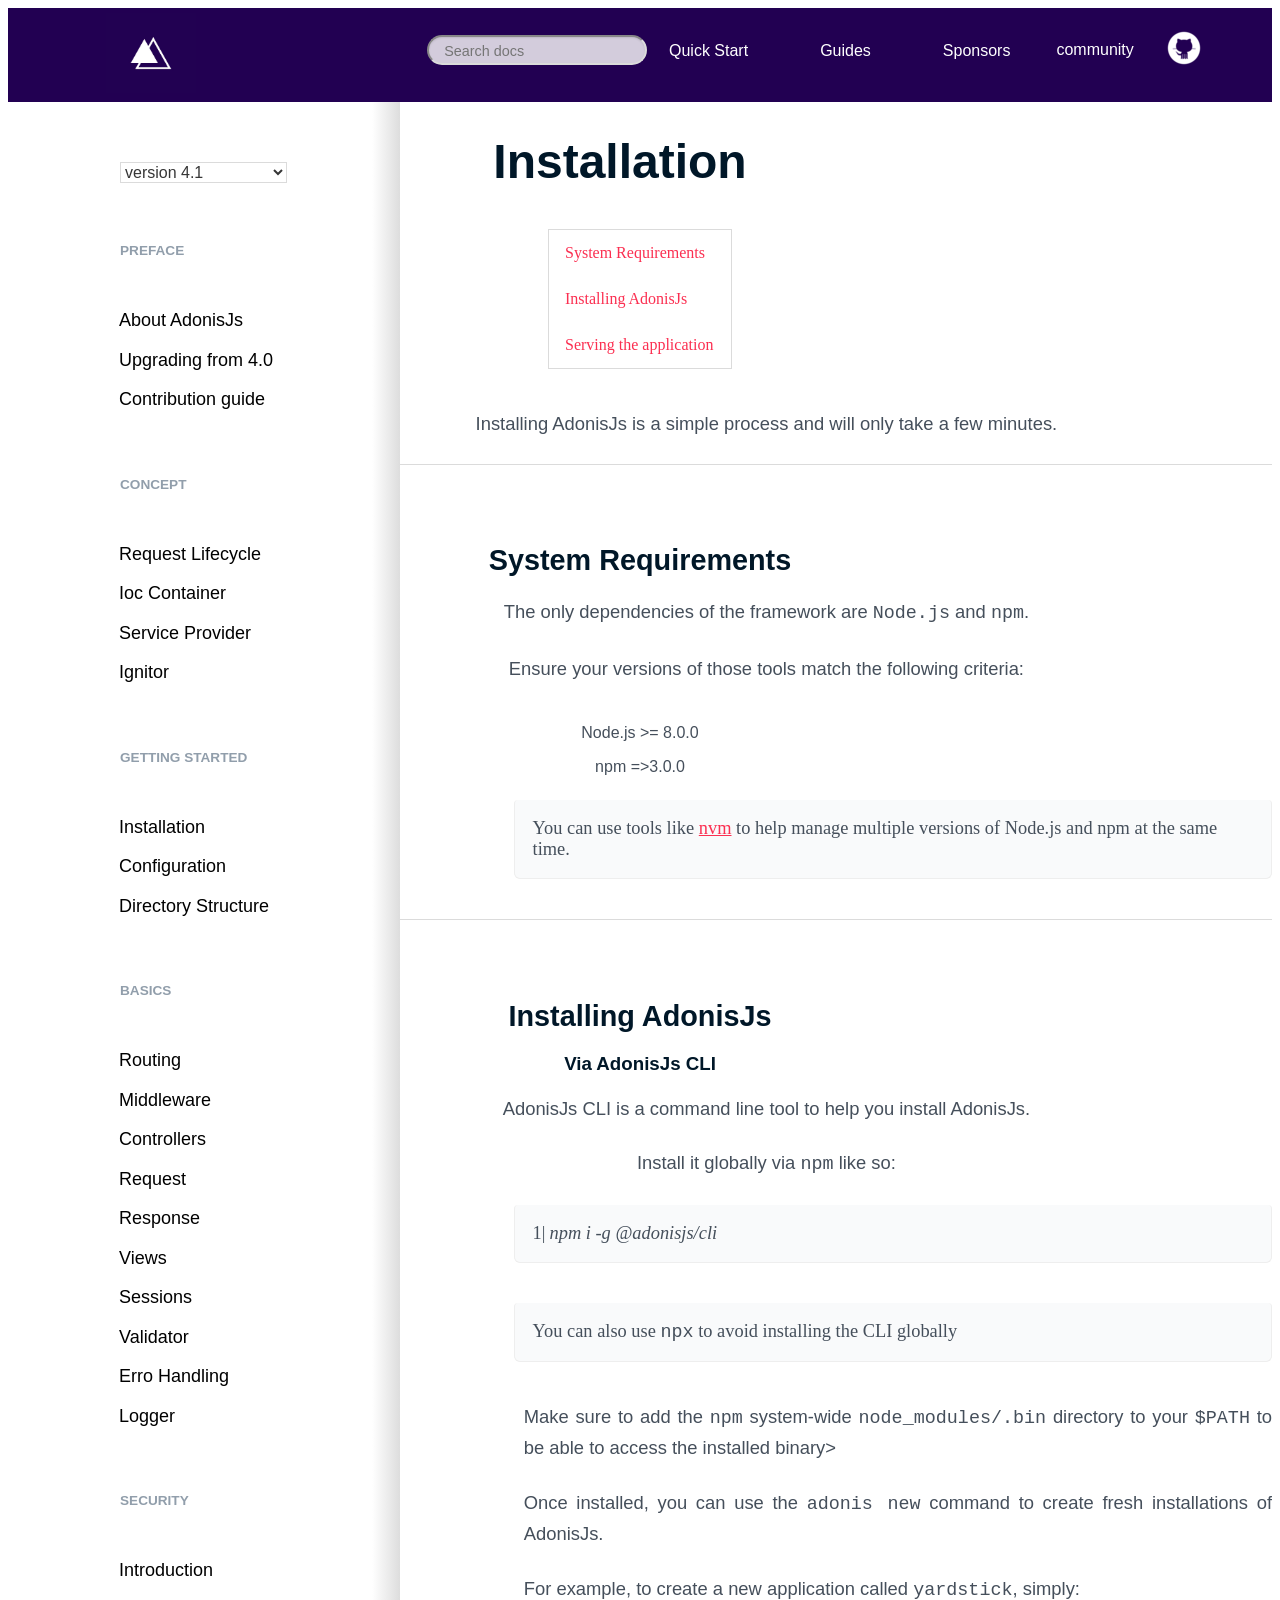
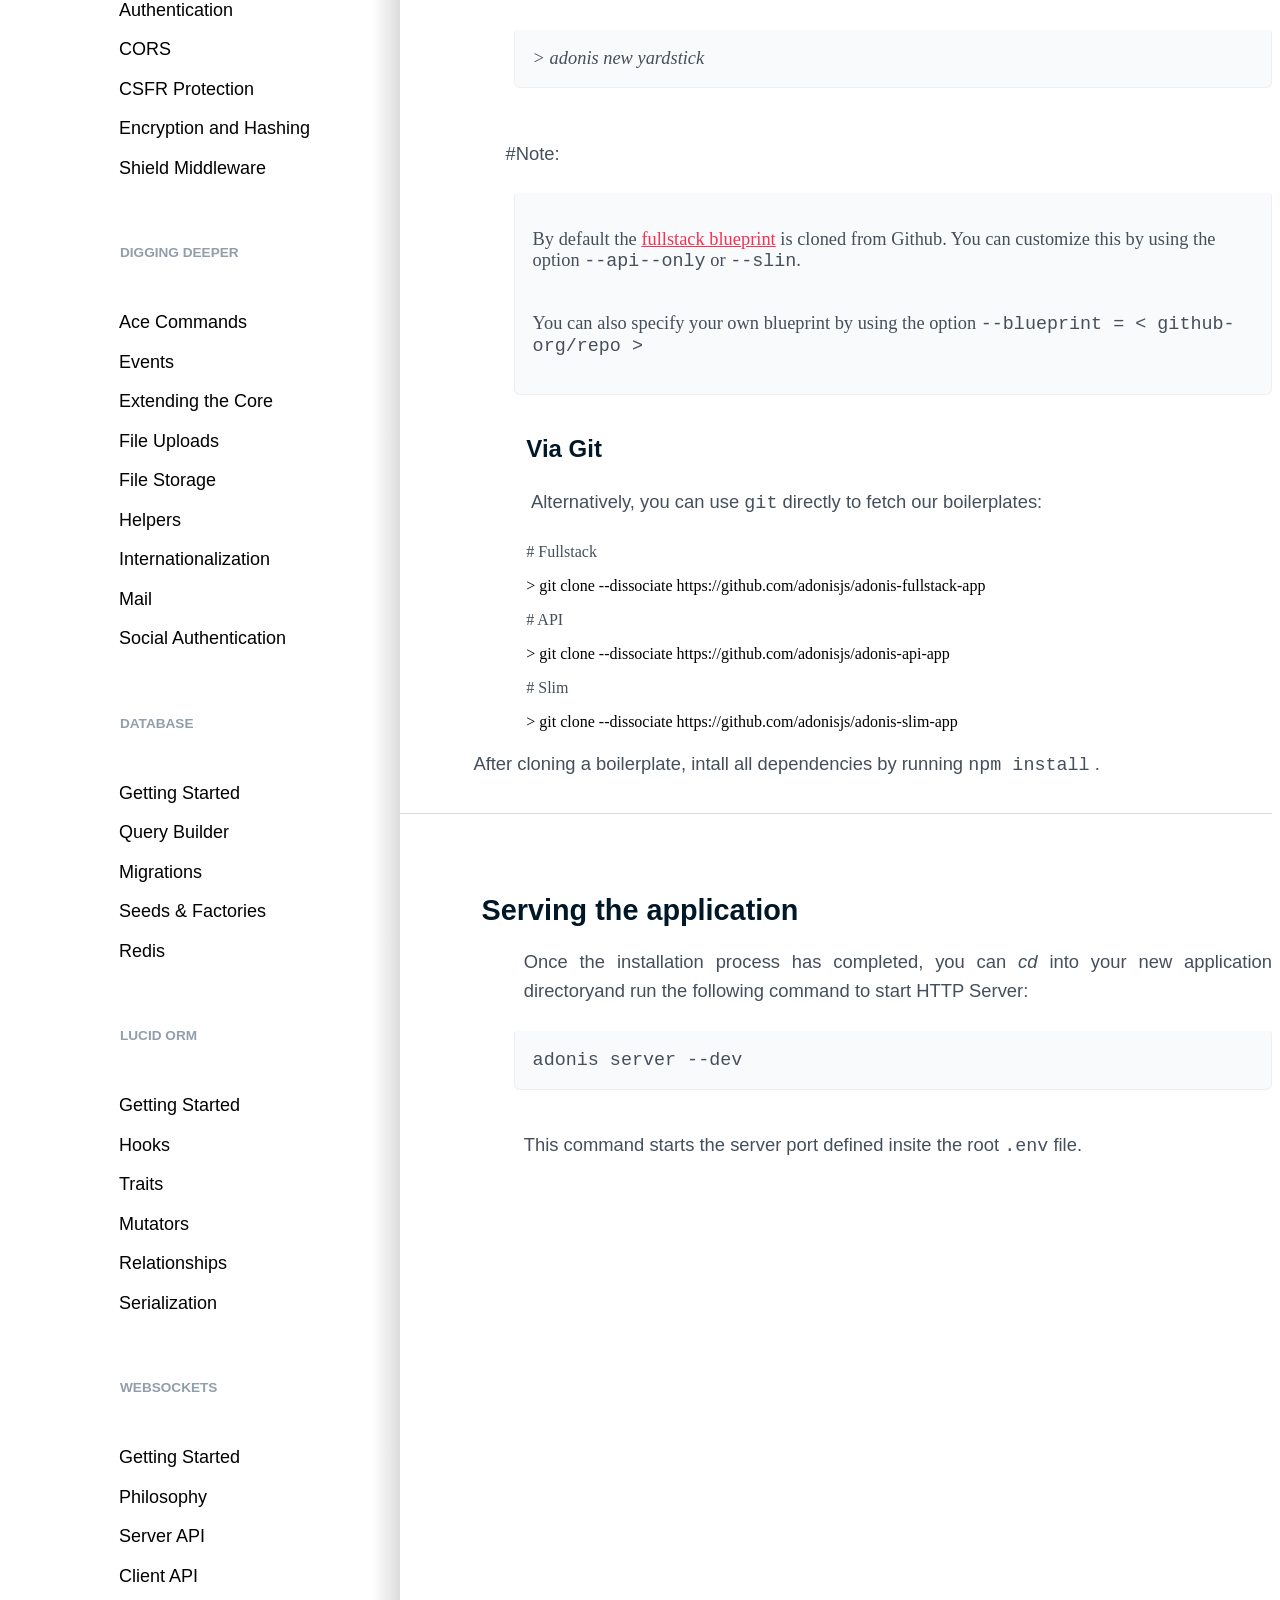
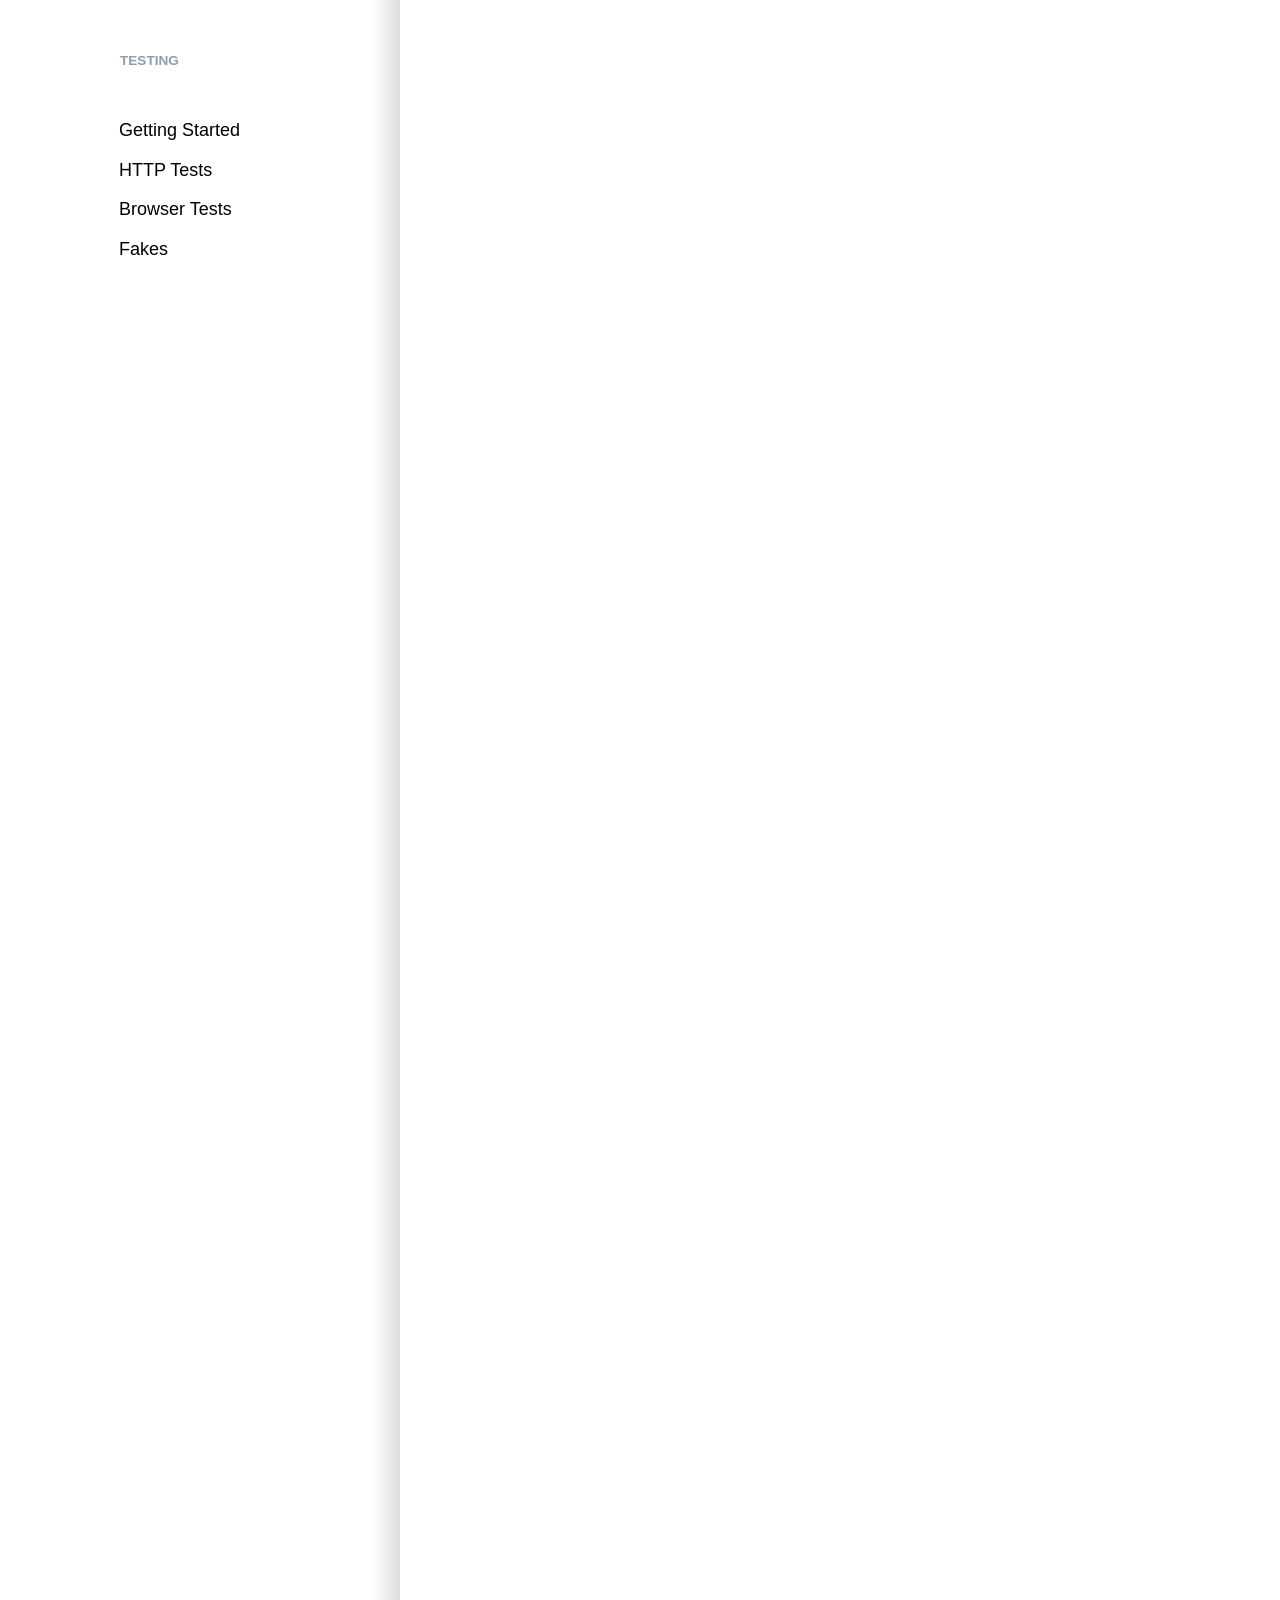
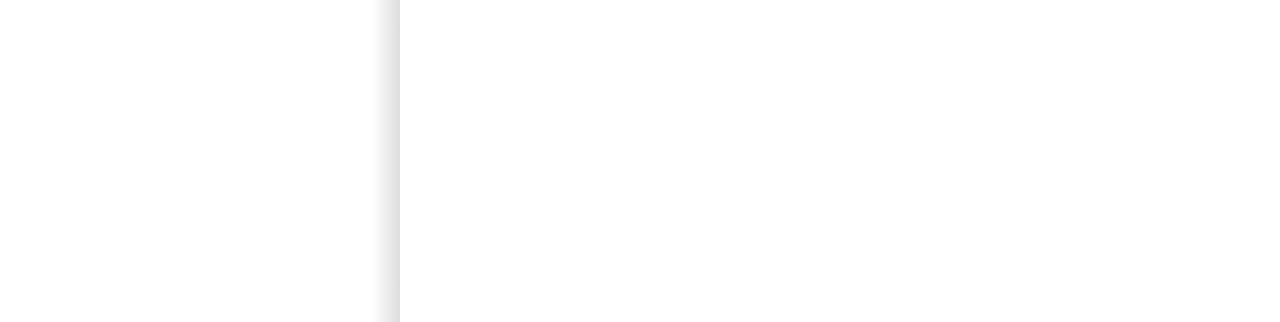
<file: index.html>
<!DOCTYPE html>
<html>
  <head>
    <title>Instalation</title>
    <meta charset="utf-8" />
    <link rel="icon" href="adonisPagina.png" />
    <link rel="stylesheet" href="adonis.css" />
  </head>
  <body>
    <div style="overflow: auto; min-height: 100vh">
    <div class="navbar" class="countainer">
      <ul class = "floatLeft">
        <li><img src="adonis.jpg" class="adonisImg" /></li>

        <li><input class="text" type="text" placeholder="Search docs" /></li>

        <li><a class="menu" href="#quick start">Quick Start</a></li>
        <li><a class="menu" href="#guides">Guides</a></li>
        <li><a class="menu" href="#sponsor">Sponsors</a></li>
        <li>
          <div>
            <div class="dropdown">
              <button class="dropbtn">
                community
                <i class="fa fa-caret-down"></i>
              </button>
              <div class="dropdown-content">
                <a href="#">Official Packages</a>
                <a href="#">Screecasts</a>
                <a href="#">Twitter</a>
                <a href="#">Github</a>
                <a href="#">Forum</a>
                <a href="#">Blog</a>
                <a href="#">Discord</a>
                <a href="#">Donate</a>
              </div>
            </div>
          </div>
        </li>
        <li><img class="github" src="github.png" /></li>
      </ul>
    </div>
    <main>
      <!-- conteudo da parte de cima e lateral da pagina -->
      <div class="title-wrapper">

        <div class="sidenav" class="countainer" style="min-height:100%; height: 5000px; position: absolute" >
              <select class="select">
                <option value="version4.1">version 4.1</option>
                <option value="version4.0">version 4.0</option>
                <option value="version3.2">version 3.2( legacy )</option>
              </select>
              <aside class = "menu">
              <p class= "menuLabel">Preface</p>
                <ul class = "menuInterno">
                  <li class="menuLi"><a href="#">About AdonisJs </a></li>
                  <li class="menuLi"><a href="#">Upgrading from 4.0</a></li>
                  <li class="menuLi"><a href="#">Contribution guide</a></li>
                </ul>
              </aside>
              <aside class = "menu">
              <p class= "menuLabel">Concept</p>
                <ul class = "menuInterno">
                  <li class="menuLi"><a href="#">Request Lifecycle </a></li>
                  <li class="menuLi"><a href="#">Ioc Container</a></li>
                  <li class="menuLi"><a href="#">Service Provider</a></li>
                  <li class="menuLi"><a href="#">Ignitor</a></li>
                </ul>
              </aside>
              <aside class = "menu">
              <p class= "menuLabel">Getting Started</p>
                <ul class = "menuInterno">
                  <li class="menuLi"><a href="#">Installation </a></li>
                  <li class="menuLi"><a href="#">Configuration</a></li>
                  <li class="menuLi"><a href="#">Directory Structure</a></li>
                </ul>
              </aside>
              <aside class = "menu">
              <p class= "menuLabel">Basics</p>
                <ul class = "menuInterno">
                  <li class="menuLi"><a href="#">Routing </a></li>
                  <li class="menuLi"><a href="#">Middleware</a></li>
                  <li class="menuLi"><a href="#">Controllers</a></li>
                  <li class="menuLi"><a href="#">Request</a></li>
                  <li class="menuLi"><a href="#">Response</a></li>
                  <li class="menuLi"><a href="#">Views</a></li>
                  <li class="menuLi"><a href="#">Sessions</a></li>
                  <li class="menuLi"><a href="#">Validator</a></li>
                  <li class="menuLi"><a href="#">Erro Handling</a></li>
                  <li class="menuLi"><a href="#">Logger</a></li>
                </ul>
              </aside>
              <aside class = "menu">
              <p class= "menuLabel">Security</p>
                <ul class = "menuInterno">
                  <li class="menuLi"><a href="#">Introduction </a></li>
                  <li class="menuLi"><a href="#">Authentication</a></li>
                  <li class="menuLi"><a href="#">CORS</a></li>
                  <li class="menuLi"><a href="#">CSFR Protection</a></li>
                  <li class="menuLi"><a href="#">Encryption and Hashing</a></li>
                  <li class="menuLi"><a href="#">Shield Middleware</a></li>
                </ul>
              </aside>
              <aside class = "menu">
              <p class= "menuLabel">Digging deeper</p>
                <ul class = "menuInterno">
                  <li class="menuLi"><a href="#">Ace Commands</a></li>
                  <li class="menuLi"><a href="#">Events</a></li>
                  <li class="menuLi"><a href="#"> Extending the Core</a></li>
                  <li class="menuLi"><a href="#">File Uploads</a></li>
                  <li class="menuLi"><a href="#">File Storage</a></li>
                  <li class="menuLi"><a href="#">Helpers</a></li>
                  <li class="menuLi"><a href="#">Internationalization</a></li>
                  <li class="menuLi"><a href="#">Mail</a></li>
                  <li class="menuLi"><a href="#">Social Authentication</a></li>
                </ul>
              </aside>
              <aside class = "menu">
              <p class= "menuLabel">DataBase</p>
                <ul class = "menuInterno">
                  <li class="menuLi"><a href="#">Getting Started</a></li>
                  <li class="menuLi"><a href="#">Query Builder</a></li>
                  <li class="menuLi"><a href="#">Migrations</a></li>
                  <li class="menuLi"><a href="#">Seeds & Factories</a></li>
                  <li class="menuLi"><a href="#">Redis</a></li>
                </ul>
              </aside>
              <aside class = "menu">
              <p class= "menuLabel">Lucid Orm</p>
                <ul class = "menuInterno">
                  <li class="menuLi"><a href="#">Getting Started</a></li>
                  <li class="menuLi"><a href="#">Hooks</a></li>
                  <li class="menuLi"><a href="#">Traits</a></li>
                  <li class="menuLi"><a href="#">Mutators</a></li>
                  <li class="menuLi"><a href="#">Relationships</a></li>
                  <li class="menuLi"><a href="#">Serialization</a></li>
                </ul>
              </aside>
              <aside class = "menu">
              <p class= "menuLabel">websockets</p>
                <ul class = "menuInterno">
                  <li class="menuLi"><a href="#">Getting Started</a></li>
                  <li class="menuLi"><a href="#">Philosophy</a></li>
                  <li class="menuLi"><a href="#">Server API</a></li>
                  <li class="menuLi"><a href="#">Client API</a></li>
                </ul>
              </aside>
              <aside class = "menu">
              <p class= "menuLabel">Testing</p>
                <ul class = "menuInterno">
                  <li class="menuLi"><a href="#">Getting Started</a></li>
                  <li class="menuLi"><a href="#">HTTP Tests</a></li>
                  <li class="menuLi"><a href="#">Browser Tests</a></li>
                  <li class="menuLi"><a href="#">Fakes</a></li>
                </ul>
              </aside>
        </div>
        <div class = "containerMed">
          <h1>Installation</h1>
          <!-- Conteudo mediano da pagina com o passo a passo do adonis -->
          <div>
              <ul class = "ulCaixa">
                <li ><a href="#system_requires">System Requirements</a></li>
                <li ><a href="#Installing_adonis">Installing AdonisJs</a></li>
                <li ><a href="#serving_the_application">Serving the application</a></li>
              </ul>
              <p class = "paragrafo">
                  Installing AdonisJs is a simple process and will only take a few minutes.
              </p> 
          </div>
          <div class = "select1">
            <h2 class = "systemReq">
              System Requirements
            </h2>
            <di>
              <div  class = paragrafo>
                <p>
                  The only dependencies of the framework are <code>Node.js</code> and <code>npm</code>.
                </p>
              </div>
              <div  class = paragrafo>
                  <p>
                      Ensure your versions of those tools match the following criteria:
                  </p>
              </div>
              <div class = ulList>
                  <ul>
                    <li>
                      <p>Node.js >= 8.0.0</p>
                    </li>
                    <li>
                      <p>npm =>3.0.0</p>
                    </li>
                  </ul>
              </div>
              <div class = "admonitionblock">
                  <table>
                    <tbody>
                      <tr>
                        <td>
                          You can use tools like 
                          <a href="#">nvm</a>
                          to help manage multiple versions of  Node.js and npm at the same time.  
                        </td>
                      </tr>
                    </tbody>
                  </table>   
              </div>
            </di>
          </div>
          <div class = "select1">
            <h2 class = "systemReq">Installing AdonisJs</h2>
            <div class = "sect2">
              <h3 class = "h3">
                Via AdonisJs CLI
              </h3>
              <div class = "paragrafo">
                <p>AdonisJs CLI is a command line tool to help you install AdonisJs.</p>
              </div>
              <div class = "paragrafo">
                <p>Install it globally via <code>npm</code> like so:</p>
              </div>
              <div class = "admonitionblock">
                <table>
                  <tbody>
                    <tr>
                      <td> 1|</td>
                      <td><i>npm i -g @adonisjs/cli</i></td>
                  </tbody>
                </table>
              </div>
              <div class = "admonitionblock">
                  <table>
                      <tbody>
                        <tr>
                          <td>You can also use <code>npx</code> to avoid installing the CLI globally</td>
                      </tbody>
                    </table>
              </div>
              <div class = "paragrafo">
                <p class = "bigP">Make sure to add the <code>npm</code> system-wide <code>node_modules/.bin</code>
                directory to your <code>$PATH</code> to be able to access the installed binary></p>
              </div>
              <div class = "paragrafo">
                  <p class="bigP">Once installed, you can use the <code>adonis new</code>
                  command  to create fresh installations of AdonisJs.</p>
              </div>
              <div class = "paragrafo">
                  <p class="bigP">For example, to create a new application called <code>yardstick</code>, simply:
                  </p>
              </div>
              <div class = "admonitionblock">
              <table>
                <tbody>
                  <tr>
                    <td> <i>> adonis new yardstick</i></td>
                  </tr>
                </tbody>
              </table>
              </div>
              <div class = "paragrafoNote">
                <p>#Note:</p>
              </div>
              <div class = "admonitionblock" >
                <table>
                  <tbody>
                    <tr>
                      <td><p class = "bigP">By default the <a href="#">fullstack blueprint</a> is cloned from Github. 
                        You can customize this by using the option <code>--api--only</code> or  <code>--slin</code>.
                      </p></td>                      
                    </tr>
                    <tr>
                        <td><p class="bigP">You can also specify your own blueprint by using the option 
                          <code> --blueprint = < github-org/repo > </code>
                        </p></td>
                    </tr>
                  </tbody>
                </table>
              </div>
            </div>
            <div class="sect2">
              <h3 class="viaGit">Via Git</h3>
              <div class="paragrafo">
                <p style="margin-left: 4%"> Alternatively, you can use <code>git</code> directly to fetch our boilerplates:</p>
              </div>
              <div class="githubLine">
                <p class="comentarios"># Fullstack</p>
                <p> > git clone --dissociate https://github.com/adonisjs/adonis-fullstack-app</p>
                <p></p>
                <p class="comentarios"># API</p>
                <P> > git clone --dissociate https://github.com/adonisjs/adonis-api-app</P>
                <p class="comentarios"># Slim</p>
                <p> > git clone --dissociate https://github.com/adonisjs/adonis-slim-app</p>
              </div>
              <div class="paragrafo">
                  <p style="margin-left: 4%">After cloning a boilerplate, intall all dependencies by running <code>npm install</code> .</p>
              </div>
            </div>
          </div>
          <div class="select1">
            <h2 class="systemReq">Serving the application</h2>
            <div class="paragrafo">
              <p class="bigP">Once the installation process has completed, you can <i>cd</i>
              into your new application directoryand run the following command to start HTTP Server:
              </p>
            </div>
            <div class="admonitionblock">
              <table>
                <tbody>
                  <tr>
                    <td>
                      <code>adonis server --dev</code>
                    </td>
                  </tr>
                </tbody>
              </table>
            </div>
            <div class="paragrafo">
              <p class="bigP"> This command starts the server port defined insite the root <code>.env</code>
              file.
              </p>
            </div>
          </div>
        </div>
      </div>
    </main>
  </div>
  </body>
</html>
</file>
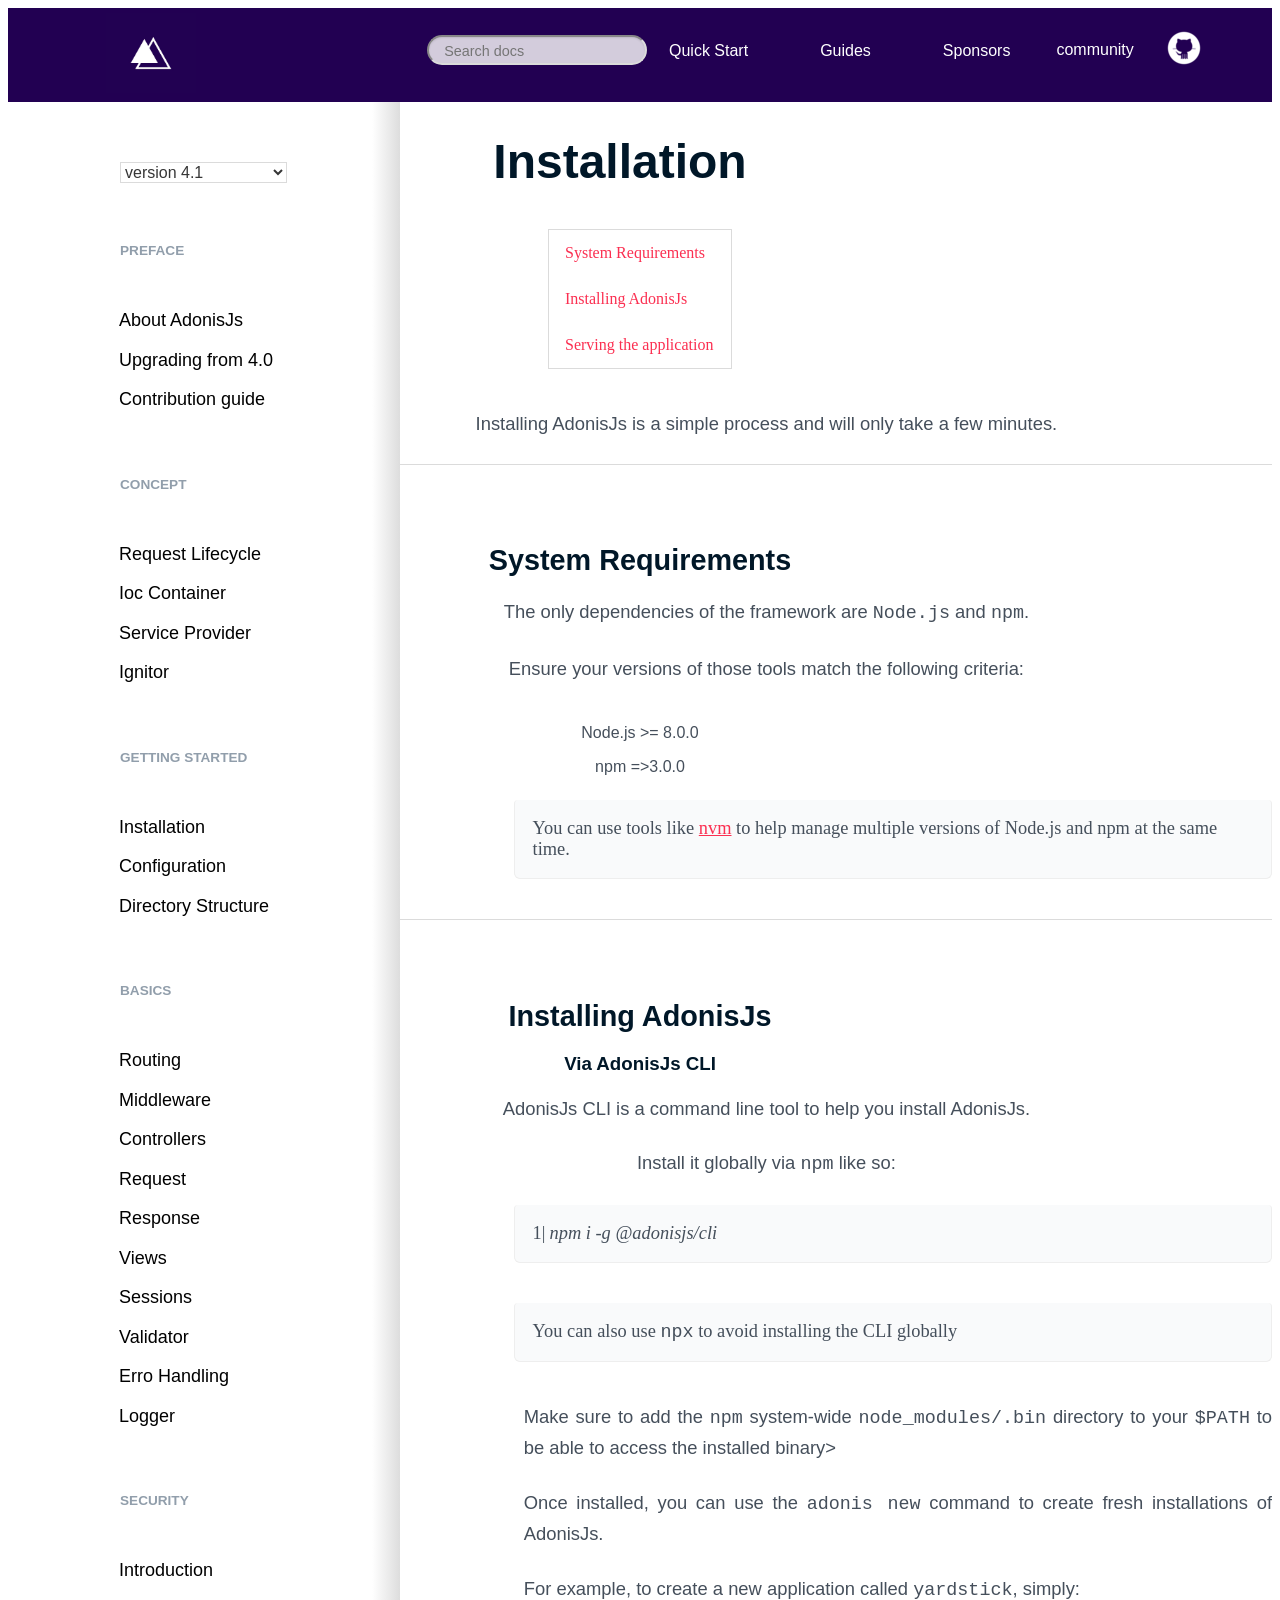
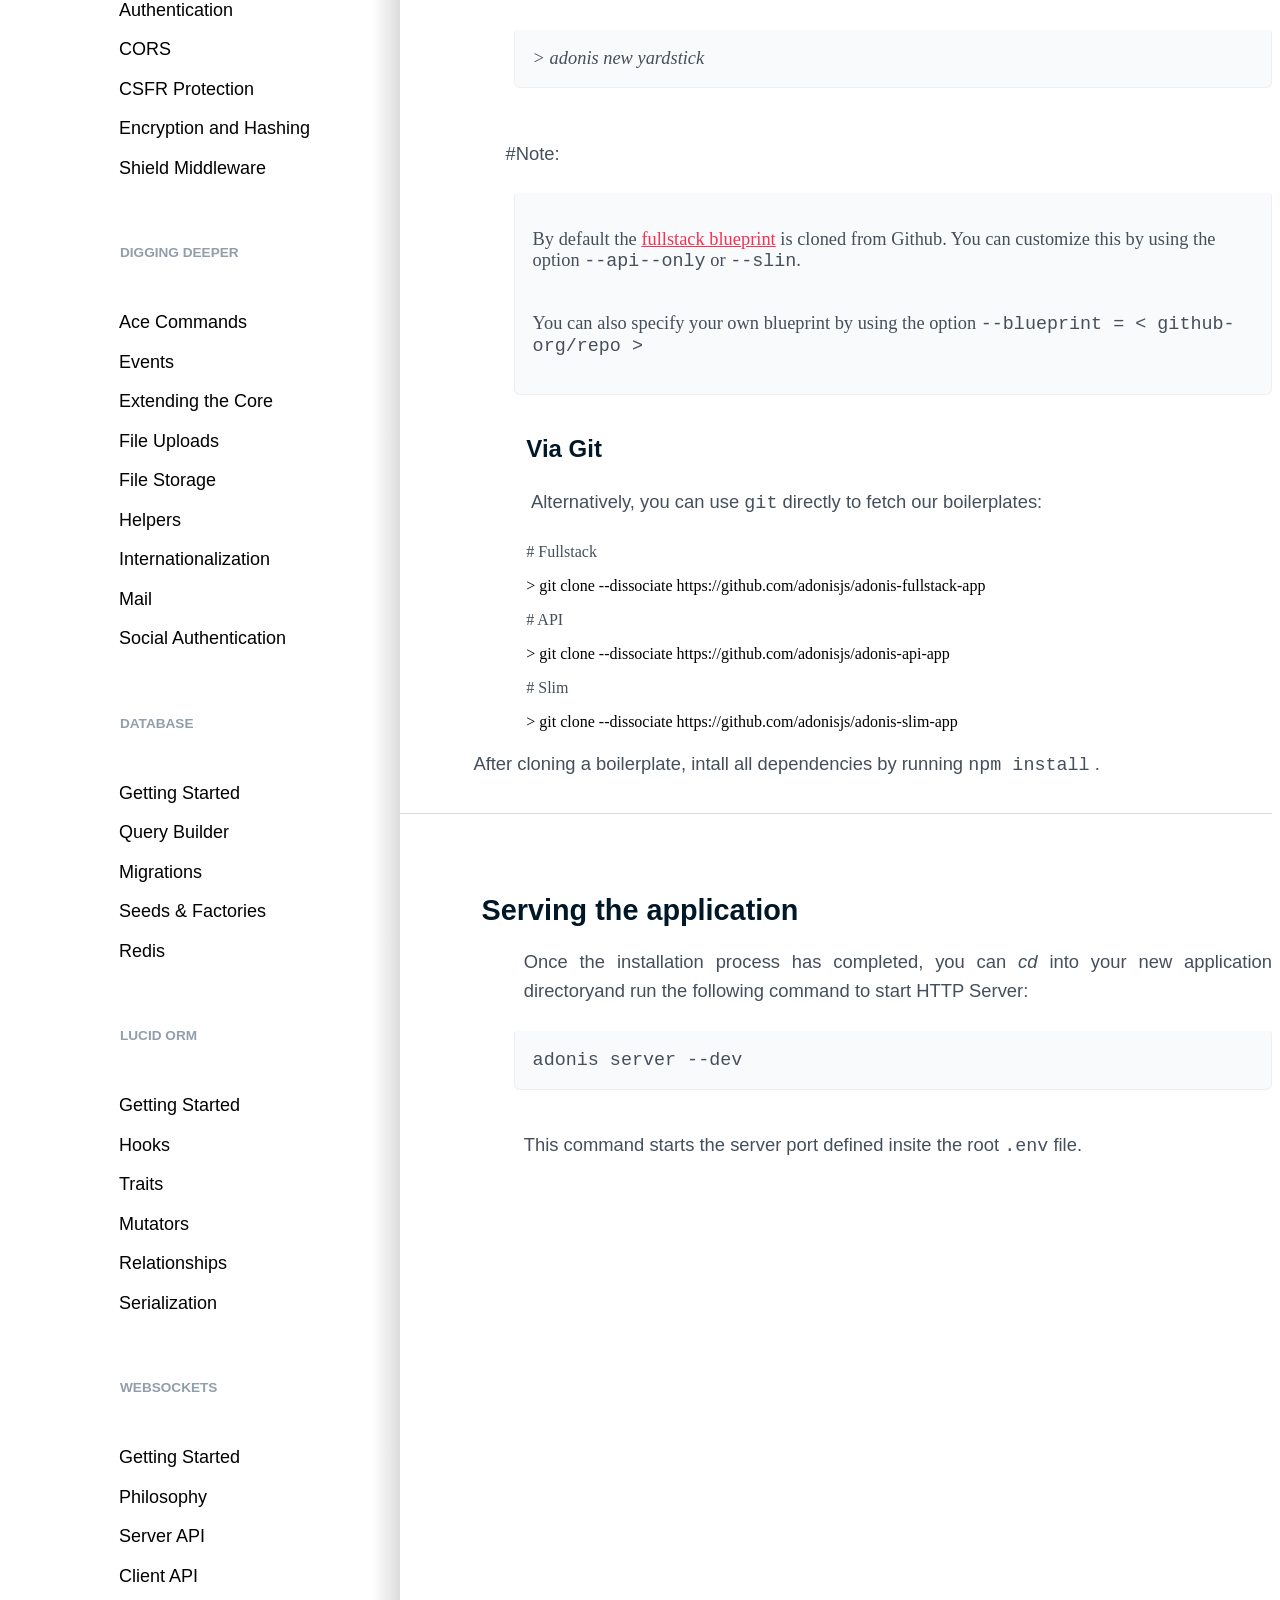
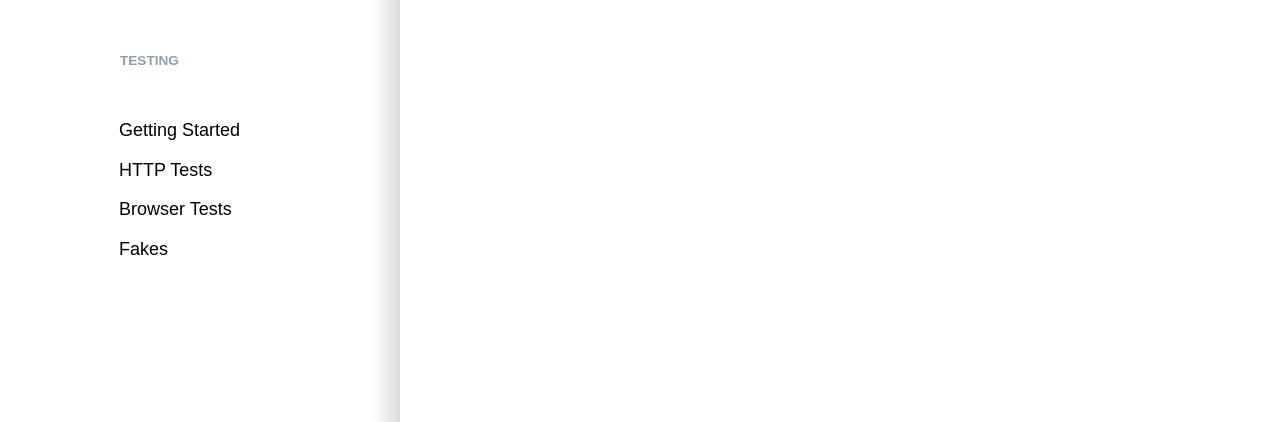
<file: CursoHTML-aula6_/CursoHTML-aula6/adonisInstalation.html>
<!DOCTYPE html>
<html>
  <head>
    <title>Instalation</title>
    <meta charset="utf-8" />
    <link rel="icon" href="adonisPagina.png" />
    <link rel="stylesheet" href="adonis.css" />
  </head>
  <body>
    <div style="overflow: auto; min-height: 100vh">
    <div class="navbar" class="countainer">
      <ul class = "floatLeft">
        <li><img src="adonis.jpg" class="adonisImg" /></li>

        <li><input class="text" type="text" placeholder="Search docs" /></li>

        <li><a class="menu" href="#quick start">Quick Start</a></li>
        <li><a class="menu" href="#guides">Guides</a></li>
        <li><a class="menu" href="#sponsor">Sponsors</a></li>
        <li>
          <div>
            <div class="dropdown">
              <button class="dropbtn">
                community
                <i class="fa fa-caret-down"></i>
              </button>
              <div class="dropdown-content">
                <a href="#">Official Packages</a>
                <a href="#">Screecasts</a>
                <a href="#">Twitter</a>
                <a href="#">Github</a>
                <a href="#">Forum</a>
                <a href="#">Blog</a>
                <a href="#">Discord</a>
                <a href="#">Donate</a>
              </div>
            </div>
          </div>
        </li>
        <li><img class="github" src="github.png" /></li>
      </ul>
    </div>
    <main>
      <!-- conteudo da parte de cima e lateral da pagina -->
      <div class="title-wrapper">

        <div class="sidenav" class="countainer" style="min-height:100%; height: 3500px; position: absolute" >
              <select class="select">
                <option value="version4.1">version 4.1</option>
                <option value="version4.0">version 4.0</option>
                <option value="version3.2">version 3.2( legacy )</option>
              </select>
              <aside class = "menu">
              <p class= "menuLabel">Preface</p>
                <ul class = "menuInterno">
                  <li class="menuLi"><a href="#">About AdonisJs </a></li>
                  <li class="menuLi"><a href="#">Upgrading from 4.0</a></li>
                  <li class="menuLi"><a href="#">Contribution guide</a></li>
                </ul>
              </aside>
              <aside class = "menu">
              <p class= "menuLabel">Concept</p>
                <ul class = "menuInterno">
                  <li class="menuLi"><a href="#">Request Lifecycle </a></li>
                  <li class="menuLi"><a href="#">Ioc Container</a></li>
                  <li class="menuLi"><a href="#">Service Provider</a></li>
                  <li class="menuLi"><a href="#">Ignitor</a></li>
                </ul>
              </aside>
              <aside class = "menu">
              <p class= "menuLabel">Getting Started</p>
                <ul class = "menuInterno">
                  <li class="menuLi"><a href="#">Installation </a></li>
                  <li class="menuLi"><a href="#">Configuration</a></li>
                  <li class="menuLi"><a href="#">Directory Structure</a></li>
                </ul>
              </aside>
              <aside class = "menu">
              <p class= "menuLabel">Basics</p>
                <ul class = "menuInterno">
                  <li class="menuLi"><a href="#">Routing </a></li>
                  <li class="menuLi"><a href="#">Middleware</a></li>
                  <li class="menuLi"><a href="#">Controllers</a></li>
                  <li class="menuLi"><a href="#">Request</a></li>
                  <li class="menuLi"><a href="#">Response</a></li>
                  <li class="menuLi"><a href="#">Views</a></li>
                  <li class="menuLi"><a href="#">Sessions</a></li>
                  <li class="menuLi"><a href="#">Validator</a></li>
                  <li class="menuLi"><a href="#">Erro Handling</a></li>
                  <li class="menuLi"><a href="#">Logger</a></li>
                </ul>
              </aside>
              <aside class = "menu">
              <p class= "menuLabel">Security</p>
                <ul class = "menuInterno">
                  <li class="menuLi"><a href="#">Introduction </a></li>
                  <li class="menuLi"><a href="#">Authentication</a></li>
                  <li class="menuLi"><a href="#">CORS</a></li>
                  <li class="menuLi"><a href="#">CSFR Protection</a></li>
                  <li class="menuLi"><a href="#">Encryption and Hashing</a></li>
                  <li class="menuLi"><a href="#">Shield Middleware</a></li>
                </ul>
              </aside>
              <aside class = "menu">
              <p class= "menuLabel">Digging deeper</p>
                <ul class = "menuInterno">
                  <li class="menuLi"><a href="#">Ace Commands</a></li>
                  <li class="menuLi"><a href="#">Events</a></li>
                  <li class="menuLi"><a href="#"> Extending the Core</a></li>
                  <li class="menuLi"><a href="#">File Uploads</a></li>
                  <li class="menuLi"><a href="#">File Storage</a></li>
                  <li class="menuLi"><a href="#">Helpers</a></li>
                  <li class="menuLi"><a href="#">Internationalization</a></li>
                  <li class="menuLi"><a href="#">Mail</a></li>
                  <li class="menuLi"><a href="#">Social Authentication</a></li>
                </ul>
              </aside>
              <aside class = "menu">
              <p class= "menuLabel">DataBase</p>
                <ul class = "menuInterno">
                  <li class="menuLi"><a href="#">Getting Started</a></li>
                  <li class="menuLi"><a href="#">Query Builder</a></li>
                  <li class="menuLi"><a href="#">Migrations</a></li>
                  <li class="menuLi"><a href="#">Seeds & Factories</a></li>
                  <li class="menuLi"><a href="#">Redis</a></li>
                </ul>
              </aside>
              <aside class = "menu">
              <p class= "menuLabel">Lucid Orm</p>
                <ul class = "menuInterno">
                  <li class="menuLi"><a href="#">Getting Started</a></li>
                  <li class="menuLi"><a href="#">Hooks</a></li>
                  <li class="menuLi"><a href="#">Traits</a></li>
                  <li class="menuLi"><a href="#">Mutators</a></li>
                  <li class="menuLi"><a href="#">Relationships</a></li>
                  <li class="menuLi"><a href="#">Serialization</a></li>
                </ul>
              </aside>
              <aside class = "menu">
              <p class= "menuLabel">websockets</p>
                <ul class = "menuInterno">
                  <li class="menuLi"><a href="#">Getting Started</a></li>
                  <li class="menuLi"><a href="#">Philosophy</a></li>
                  <li class="menuLi"><a href="#">Server API</a></li>
                  <li class="menuLi"><a href="#">Client API</a></li>
                </ul>
              </aside>
              <aside class = "menu">
              <p class= "menuLabel">Testing</p>
                <ul class = "menuInterno">
                  <li class="menuLi"><a href="#">Getting Started</a></li>
                  <li class="menuLi"><a href="#">HTTP Tests</a></li>
                  <li class="menuLi"><a href="#">Browser Tests</a></li>
                  <li class="menuLi"><a href="#">Fakes</a></li>
                </ul>
              </aside>
        </div>
        <div class = "containerMed">
          <h1>Installation</h1>
          <!-- Conteudo mediano da pagina com o passo a passo do adonis -->
          <div>
              <ul class = "ulCaixa">
                <li ><a href="#system_requires">System Requirements</a></li>
                <li ><a href="#Installing_adonis">Installing AdonisJs</a></li>
                <li ><a href="#serving_the_application">Serving the application</a></li>
              </ul>
              <p class = "paragrafo">
                  Installing AdonisJs is a simple process and will only take a few minutes.
              </p> 
          </div>
          <div class = "select1">
            <h2 class = "systemReq">
              System Requirements
            </h2>
            <di>
              <div  class = paragrafo>
                <p>
                  The only dependencies of the framework are <code>Node.js</code> and <code>npm</code>.
                </p>
              </div>
              <div  class = paragrafo>
                  <p>
                      Ensure your versions of those tools match the following criteria:
                  </p>
              </div>
              <div class = ulList>
                  <ul>
                    <li>
                      <p>Node.js >= 8.0.0</p>
                    </li>
                    <li>
                      <p>npm =>3.0.0</p>
                    </li>
                  </ul>
              </div>
              <div class = "admonitionblock">
                  <table>
                    <tbody>
                      <tr>
                        <td>
                          You can use tools like 
                          <a href="#">nvm</a>
                          to help manage multiple versions of  Node.js and npm at the same time.  
                        </td>
                      </tr>
                    </tbody>
                  </table>   
              </div>
            </di>
          </div>
          <div class = "select1">
            <h2 class = "systemReq">Installing AdonisJs</h2>
            <div class = "sect2">
              <h3 class = "h3">
                Via AdonisJs CLI
              </h3>
              <div class = "paragrafo">
                <p>AdonisJs CLI is a command line tool to help you install AdonisJs.</p>
              </div>
              <div class = "paragrafo">
                <p>Install it globally via <code>npm</code> like so:</p>
              </div>
              <div class = "admonitionblock">
                <table>
                  <tbody>
                    <tr>
                      <td> 1|</td>
                      <td><i>npm i -g @adonisjs/cli</i></td>
                  </tbody>
                </table>
              </div>
              <div class = "admonitionblock">
                  <table>
                      <tbody>
                        <tr>
                          <td>You can also use <code>npx</code> to avoid installing the CLI globally</td>
                      </tbody>
                    </table>
              </div>
              <div class = "paragrafo">
                <p class = "bigP">Make sure to add the <code>npm</code> system-wide <code>node_modules/.bin</code>
                directory to your <code>$PATH</code> to be able to access the installed binary></p>
              </div>
              <div class = "paragrafo">
                  <p class="bigP">Once installed, you can use the <code>adonis new</code>
                  command  to create fresh installations of AdonisJs.</p>
              </div>
              <div class = "paragrafo">
                  <p class="bigP">For example, to create a new application called <code>yardstick</code>, simply:
                  </p>
              </div>
              <div class = "admonitionblock">
              <table>
                <tbody>
                  <tr>
                    <td> <i>> adonis new yardstick</i></td>
                  </tr>
                </tbody>
              </table>
              </div>
              <div class = "paragrafoNote">
                <p>#Note:</p>
              </div>
              <div class = "admonitionblock" >
                <table>
                  <tbody>
                    <tr>
                      <td><p class = "bigP">By default the <a href="#">fullstack blueprint</a> is cloned from Github. 
                        You can customize this by using the option <code>--api--only</code> or  <code>--slin</code>.
                      </p></td>                      
                    </tr>
                    <tr>
                        <td><p class="bigP">You can also specify your own blueprint by using the option 
                          <code> --blueprint = < github-org/repo > </code>
                        </p></td>
                    </tr>
                  </tbody>
                </table>
              </div>
            </div>
            <div class="sect2">
              <h3 class="viaGit">Via Git</h3>
              <div class="paragrafo">
                <p style="margin-left: 4%"> Alternatively, you can use <code>git</code> directly to fetch our boilerplates:</p>
              </div>
              <div class="githubLine">
                <p class="comentarios"># Fullstack</p>
                <p> > git clone --dissociate https://github.com/adonisjs/adonis-fullstack-app</p>
                <p></p>
                <p class="comentarios"># API</p>
                <P> > git clone --dissociate https://github.com/adonisjs/adonis-api-app</P>
                <p class="comentarios"># Slim</p>
                <p> > git clone --dissociate https://github.com/adonisjs/adonis-slim-app</p>
              </div>
              <div class="paragrafo">
                  <p style="margin-left: 4%">After cloning a boilerplate, intall all dependencies by running <code>npm install</code> .</p>
              </div>
            </div>
          </div>
          <div class="select1">
            <h2 class="systemReq">Serving the application</h2>
            <div class="paragrafo">
              <p class="bigP">Once the installation process has completed, you can <i>cd</i>
              into your new application directoryand run the following command to start HTTP Server:
              </p>
            </div>
            <div class="admonitionblock">
              <table>
                <tbody>
                  <tr>
                    <td>
                      <code>adonis server --dev</code>
                    </td>
                  </tr>
                </tbody>
              </table>
            </div>
            <div class="paragrafo">
              <p class="bigP"> This command starts the server port defined insite the root <code>.env</code>
              file.
              </p>
            </div>
          </div>
        </div>
      </div>
    </main>
  </div>
  </body>
</html>
</file>
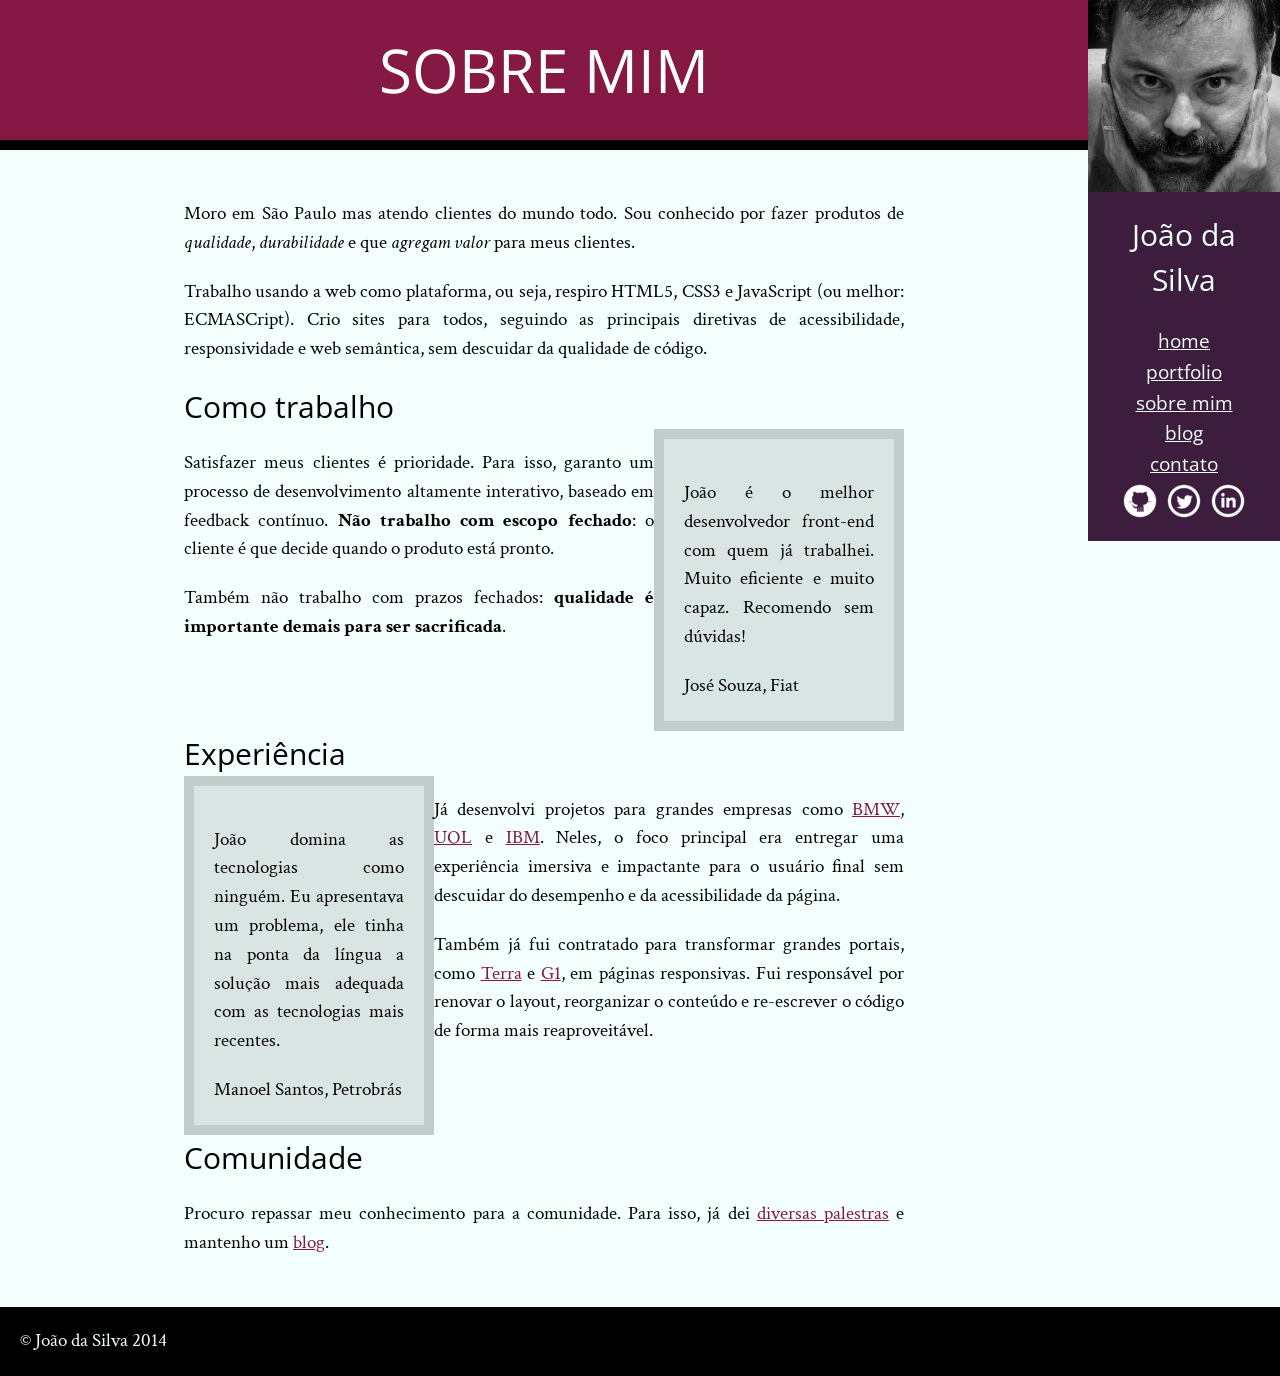
<file: CursoHTML-aula6_/CursoHTML-aula6/bio.html>
<!DOCTYPE html>
<html>
  <head>
    <title>Biografia - João da Silva</title>
    <meta charset="utf-8" />
    <link rel="icon" href="favicon.png" />
    <link rel="stylesheet" href="reset.css" />
    <link rel="stylesheet" href="site.css" />
    <link
      rel="stylesheet"
      href="http://fonts.googleapis.com/css?family=Crimson+Text:400,400italic,600"
    />
    <link
      rel="stylesheet"
      href="http://fonts.googleapis.com/css?family=Open+Sans+Condensed:700"
    />
  </head>
  <body>
    <main>
      <h1>Sobre mim</h1>

      <div class="container">
        <p>
          Moro em São Paulo mas atendo clientes do mundo todo. Sou conhecido por
          fazer produtos de <em>qualidade</em>, <em>durabilidade</em> e que
          <em>agregam valor</em> para meus clientes.
        </p>

        <p>
          Trabalho usando a web como plataforma, ou seja, respiro HTML5, CSS3 e
          JavaScript (ou melhor: ECMASCript). Crio sites para todos, seguindo as
          principais diretivas de acessibilidade, responsividade e web
          semântica, sem descuidar da qualidade de código.
        </p>

        <h2>Como trabalho</h2>

        <blockquote class="fiat">
          <p>
            João é o melhor desenvolvedor front-end com quem já trabalhei. Muito
            eficiente e muito capaz. Recomendo sem dúvidas!
          </p>
          <cite>José Souza, Fiat</cite>
        </blockquote>

        <p>
          Satisfazer meus clientes é prioridade. Para isso, garanto um processo
          de desenvolvimento altamente interativo, baseado em feedback contínuo.
          <strong>Não trabalho com escopo fechado</strong>: o cliente é que
          decide quando o produto está pronto.
        </p>

        <p>
          Também não trabalho com prazos fechados:
          <strong>qualidade é importante demais para ser sacrificada</strong>.
        </p>

        <h2>Experiência</h2>

        <blockquote class="petrobras">
          <p>
            João domina as tecnologias como ninguém. Eu apresentava um problema,
            ele tinha na ponta da língua a solução mais adequada com as
            tecnologias mais recentes.
          </p>
          <cite>Manoel Santos, Petrobrás</cite>
        </blockquote>

        <p>
          Já desenvolvi projetos para grandes empresas como
          <a href="http://www.bmw.com">BMW</a>,
          <a href="http://www.uol.com.br">UOL</a> e
          <a href="http://www.ibm.com.br">IBM</a>. Neles, o foco principal era
          entregar uma experiência imersiva e impactante para o usuário final
          sem descuidar do desempenho e da acessibilidade da página.
        </p>

        <p>
          Também já fui contratado para transformar grandes portais, como
          <a href="http://www.terra.com.br">Terra</a> e
          <a href="http://www.g1.globo.com">G1</a>, em páginas responsivas. Fui
          responsável por renovar o layout, reorganizar o conteúdo e re-escrever
          o código de forma mais reaproveitável.
        </p>

        <h2>Comunidade</h2>

        <p>
          Procuro repassar meu conhecimento para a comunidade. Para isso, já dei
          <a href="portfolio.html">diversas palestras</a> e mantenho um
          <a href="blog.html">blog</a>.
        </p>
      </div>
    </main>
    <img src="eu.jpg" alt="Foto de João da Silva" />
    <aside>
      <h1>João da Silva</h1>
      <nav>
        <ul>
          <li><a href="index.html">Home</a></li>
          <li><a href="portfolio.html">Portfolio</a></li>
          <li><a href="bio.html">Sobre mim</a></li>
          <li><a href="blog.html">Blog</a></li>
          <li><a href="contato.html">Contato</a></li>
        </ul>
      </nav>
      <ul class="icones-sociais">
        <li>
          <a class="github" href="http://github.com/joaodasilva">github</a>
        </li>
        <li>
          <a class="twitter" href="https://twitter.com/twitter-joaodasilva"
            >twitter</a
          >
        </li>
        <li>
          <a
            class="linkedin"
            href=" https://br.linkedin.com/pub/linkedin-joao-da-silva/32/4/508"
            >linkedin</a
          >
        </li>
      </ul>
    </aside>
    <footer>
      &copy; João da Silva 2014
    </footer>
  </body>
</html>
</file>
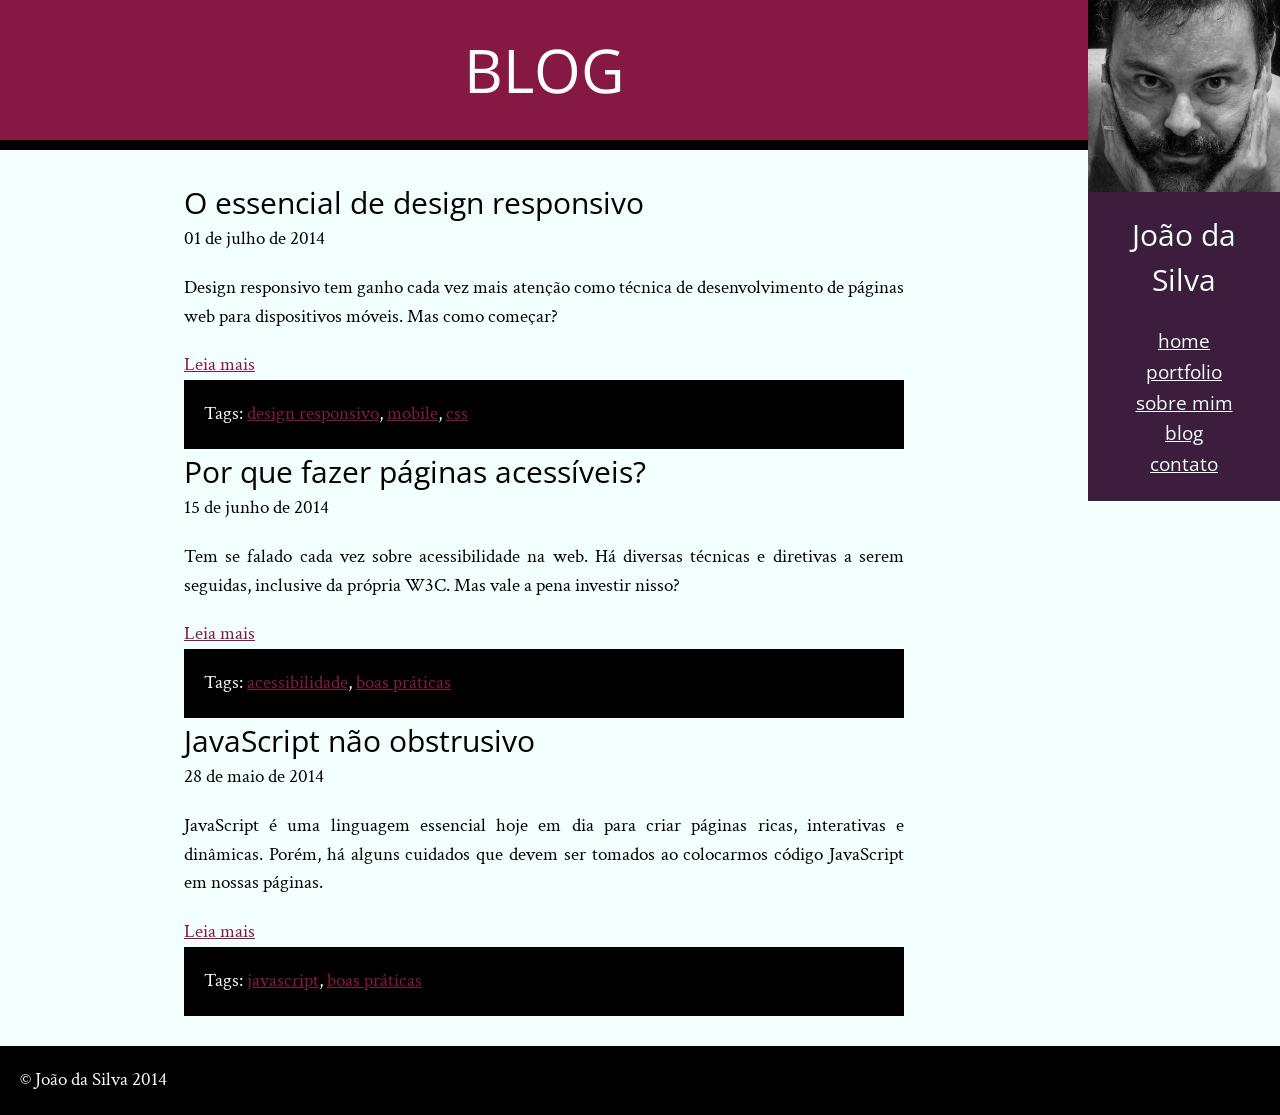
<file: CursoHTML-aula6_/CursoHTML-aula6/blog.html>
<!DOCTYPE html>
<html>
  <head>
    <title>Blog - João da Silva</title>
    <meta charset="utf-8" />
    <link rel="icon" href="favicon.png" />
    <link rel="stylesheet" href="reset.css" />
    <link rel="stylesheet" href="site.css" />
    <link
      rel="stylesheet"
      href="http://fonts.googleapis.com/css?family=Crimson+Text:400,400italic,600"
    />
    <link
      rel="stylesheet"
      href="http://fonts.googleapis.com/css?family=Open+Sans+Condensed:700"
    />
  </head>
  <body>
    <main>
      <h1>Blog</h1>
      <div>
        <article>
          <h2>O essencial de design responsivo</h2>
          <time datetime="2014-07-01">01 de julho de 2014</time>

          <p>
            Design responsivo tem ganho cada vez mais atenção como técnica de
            desenvolvimento de páginas web para dispositivos móveis. Mas como
            começar?
          </p>

          <a href="#">Leia mais</a>
          <footer>
            Tags: <a href="#">design responsivo</a>, <a href="#">mobile</a>,
            <a href="#">css</a>
          </footer>
        </article>

        <article>
          <h2>Por que fazer páginas acessíveis?</h2>
          <time datetime="2014-06-15">15 de junho de 2014</time>

          <p>
            Tem se falado cada vez sobre acessibilidade na web. Há diversas
            técnicas e diretivas a serem seguidas, inclusive da própria W3C. Mas
            vale a pena investir nisso?
          </p>

          <a href="#">Leia mais</a>
          <footer>
            Tags: <a href="#">acessibilidade</a>, <a href="#">boas práticas</a>
          </footer>
        </article>

        <article>
          <h2>JavaScript não obstrusivo</h2>
          <time datetime="2014-05-28">28 de maio de 2014</time>

          <p>
            JavaScript é uma linguagem essencial hoje em dia para criar páginas
            ricas, interativas e dinâmicas. Porém, há alguns cuidados que devem
            ser tomados ao colocarmos código JavaScript em nossas páginas.
          </p>

          <a href="#">Leia mais</a>
          <footer>
            Tags: <a href="#">javascript</a>, <a href="#">boas práticas</a>
          </footer>
        </article>
      </div>
    </main>
    <img src="eu.jpg" alt="Foto de João da Silva" />
    <aside>
      <h1>João da Silva</h1>
      <nav>
        <ul>
          <li><a href="index.html">Home</a></li>
          <li><a href="portfolio.html">Portfolio</a></li>
          <li><a href="bio.html">Sobre mim</a></li>
          <li><a href="blog.html">Blog</a></li>
          <li><a href="contato.html">Contato</a></li>
        </ul>
      </nav>
    </aside>
    <footer>
      &copy; João da Silva 2014
    </footer>
  </body>
</html>
</file>
<file: adonis.css>
html {
  background-color: #fff;
  font-size: 16px;
  -moz-osx-font-smoothing: grayscale;
  -webkit-font-smoothing: antialiased;
  min-width: 300px;
  overflow-x: hidden;
  overflow-y: scroll;
  text-rendering: optimizeLegibility;
  text-size-adjust: 100%;
}
h1,
h2,
h3,
h4,
h5 {
  font-family: "effra", sans-serif;
  font-weight: 600;
  color: #001728;
}
h1 {
  font-size: 30px;
  text-align: center;
  width: calc(100% - 40px);
  font-size: 3rem;
}
ul {
  list-style-type: none;
  margin: 0;
  padding: 0;
  overflow: hidden;
  background-color: #220052;
}

.floatLeft li {
  float: left;
}

li a {
  display: block;
  color: white;
  padding: 14px 16px;
  text-decoration: none;
}

.adonisImg {
  width: 100px;
  height: 90px;
  padding: 5px;
  box-sizing: border-box;
  margin-right: 35px;
  margin-left: 69%;
}

/*
Separacao  do h3schools
*/
/* Navbar container */
.navbar {
  overflow: hidden;
  background-color: #220052;
  font-family: Arial;
  display: flex;
  align-items: baseline;
}

/* Links inside the navbar */
.navbar a {
  float: left;
  font-size: 16px;
  color: white;
  text-align: center;
  /* padding: 12px 14px; */
  text-decoration: none;
  margin: 20px;
}

/* The dropdown container */
.dropdown {
  float: left;
  overflow: hidden;
  padding-top: 20px;
}

/* Dropdown button */
.dropdown .dropbtn {
  font-size: 16px;
  border: none;
  outline: none;
  color: white;
  padding: 8px 10px;
  background-color: inherit;
  font-family: inherit; /* Important for vertical align on mobile phones */
  margin-top: 5%; /* Important for vertical align on mobile phones */
}

/* Add a red background color to navbar links on hover 
.navbar a:hover,
.dropdown:hover .dropbtn {
  background-color: red;
}
*/
/* Dropdown content (hidden by default) */
.dropdown-content {
  display: none;
  position: absolute;
  background-color: #f9f9f9;
  min-width: 160px;
  box-shadow: 0px 8px 16px 0px rgba(0, 0, 0, 0.2);
  z-index: 1;
}

/* Links inside the dropdown */
.dropdown-content a {
  float: none;
  color: black;
  padding: 12px 16px;
  text-decoration: none;
  display: block;
  text-align: left;
}

/* Add a grey background color to dropdown links on hover */
.dropdown-content a:hover {
  background-color: #ddd;
}

/* Show the dropdown menu on hover */
.dropdown:hover .dropdown-content {
  display: block;
}
.github {
  padding: 20px;
  box-sizing: border-box;
}
.text {
  background: rgba(255, 255, 255, 0.8);
  padding: 5px;
  margin: 27px;
  border-color: #dbdbdb;
  color: #363636;
  box-shadow: inset 0 1px 2px rgba(10, 10, 10, 0.1);
  border-radius: 23px;
  padding: 6px 21px 4px 15px;
  font-size: 0.9rem;
  height: auto;
  margin-right: 270px;
  margin-left: 58%;
}
.select {
  background-color: #fff;
  border-color: #dbdbdb;
  color: #363636;
  cursor: pointer;
  display: block;
  font-size: 1em;
  max-width: 100%;
  outline: none;
  margin-left: 120px;
  margin-top: 40px;
}
.title-wrapper {
  align-items: center;
  flex-direction: row-reverse;
}
.countainer {
  display: flex;
}

/* The sidebar menu */
/*css da barra lateral*/
.sidenav {
  height: 100%; /* Full-height: remove this if you want "auto" height */
  width: 400px; /* Set the width of the sidebar */
  position: fixed; /* Fixed Sidebar (stay in place on scroll) */
  z-index: 1; /* Stay on top */
  top: 0; /* Stay at the top */
  left: 0;
  background-image: linear-gradient(to right, white 93%, #ddd);
  overflow: hidden; /* Disable horizontal scroll */
  padding-top: 20px;
  margin-top: 102px;
  /* margin-left: 9.5px; */
}

/* The navigation menu links */
.sidenav a {
  padding: 10px 10px 6px 6px;
  text-decoration: none;
  font-size: 18px;
  color: #818181;
  display: block;
  margin-top: 40px;
  font-family: "lato", sans-serif;
}

/* When you mouse over the navigation links, change their color */
.sidenav a:hover {
  color: #fb2f51;
}

/* Style page content */
.main {
  margin-left: 160px; /* Same as the width of the sidebar */
  padding: 0px 10px;
}

/* On smaller screens, where height is less than 450px, change the style of the sidebar (less padding and a smaller font size) */
@media screen and (max-height: 450px) {
  .sidenav {
    padding-top: 15px;
  }
  .sidenav a {
    font-size: 18px;
  }
}
.menuInterno {
  background-color: transparent;
  margin-top: 40px;
  display: block;
}
.menuLi a {
  padding: 6px 6px 6px 6px;
  text-decoration: none;
  font-size: 18px;
  color: black;
  margin-top: 5px;
  font-family: "lato", sans-serif;
  line-height: 1.25;
  width: 100%;
  margin-left: 113px;
}
.menuLabel {
  font-family: "effra", sans-serif;
  font-weight: 600;
  color: #919eab;
  font-size: 0.85rem;
  text-transform: uppercase;
  margin-top: 60px;
  margin-left: 120px;
}
.containerMed .ulCaixa {
  background-color: transparent;
  border: 1px solid #dbdbdb;
  margin: 40px 540px;
  text-align: justify;
}
.containerMed .ulCaixa li a {
  color: #fb2f51;
}
.paragrafo {
  text-align: center;
  margin-left: 20%;
  color: #454f5b;
  font-weight: 500;
  line-height: 1.6;
  margin-bottom: 25px;
  font-size: 1.15rem;
  font-family: "lato", sans-serif;
}
.select1 {
  padding-top: 56px;
  margin-bottom: 32px;
  border-top: 1px solid #dbdbdb;
}
.systemReq {
  content: "#";
  font-size: 1.8rem;
  text-align: center;
  margin-bottom: 20px;
  font-family: "effra", sans-serif;
  cursor: pointer;
}
.ulList ul {
  background-color: transparent;
  text-align: center;
  font-family: "effra", sans-serif;
}
.ulList ul li {
  color: #454f5b;
}
.admonitionblock {
  background: #f9fafb;
  border-radius: 4px 4px 6px 6px;
  padding: 15px;
  margin-left: 40%;
  border-left: 1px solid #eee;
  border-right: 1px solid #eee;
  border-bottom: 1px solid #eee;
  margin-bottom: 2.5em;
  margin-top: 0.5em;
}
.admonitionblock table tr td a {
  color: #fb2f51;
}
.admonitionblock table tr td {
  color: #454f5b;
  font-size: 1.15rem;
}
.select1 .sect2 .h3 {
  text-align: center;
}
.paragrafo .bigP {
  margin-left: 26%;
  text-align: justify;
}
.paragrafoNote {
  text-align: center;
  color: #454f5b;
  font-weight: 500;
  line-height: 1.6;
  margin-bottom: 25px;
  font-size: 1.15rem;
  font-family: "lato", sans-serif;
  margin-top: 4%;
  margin-right: 17%;
}
.viaGit {
  font-family: "effra", sans-serif;
  color: #001728;
  font-size: 24px;
  text-align: center;
  margin-right: 12%;
}
.githubLine {
  margin-left: 41%;
}
.githubLine .comentarios {
  color: #454f5b;
}
</file>
<file: CursoHTML-aula6_/CursoHTML-aula6/adonis.css>
/*
h1 {
  font-family: "Open Sans Condensed", "Arial", sans-serif;
  font-size: 5%;
  text-align: center;
  background-color: #851944;
  color: #fff;
  padding: 25px;
  border-bottom: 10px solid black;
  font-size: 60px;
  text-transform: uppercase;
}
<li style="float:right"><a href="#about">About</a></li>
// codigo do html
<img src="adonis.jpg" alt="imagem do adonis" width="5%" height="5%" />
      <h1>Adonis</h1>
      <img src="github.png" alt="imagem github" />
*/
html {
  background-color: #fff;
  font-size: 16px;
  -moz-osx-font-smoothing: grayscale;
  -webkit-font-smoothing: antialiased;
  min-width: 300px;
  overflow-x: hidden;
  overflow-y: scroll;
  text-rendering: optimizeLegibility;
  text-size-adjust: 100%;
}
h1,
h2,
h3,
h4,
h5 {
  font-family: "effra", sans-serif;
  font-weight: 600;
  color: #001728;
}
h1 {
  font-size: 30px;
  text-align: center;
  width: calc(100% - 40px);
  font-size: 3rem;
}
ul {
  list-style-type: none;
  margin: 0;
  padding: 0;
  overflow: hidden;
  background-color: #220052;
}

.floatLeft li {
  float: left;
}

li a {
  display: block;
  color: white;
  padding: 14px 16px;
  text-decoration: none;
}

.adonisImg {
  width: 100px;
  height: 90px;
  padding: 5px;
  box-sizing: border-box;
  margin-right: 35px;
  margin-left: 69%;
}

/*
Separacao  do h3schools

*/
/* Navbar container */
.navbar {
  overflow: hidden;
  background-color: #220052;
  font-family: Arial;
  display: flex;
  align-items: baseline;
}

/* Links inside the navbar */
.navbar a {
  float: left;
  font-size: 16px;
  color: white;
  text-align: center;
  /* padding: 12px 14px; */
  text-decoration: none;
  margin: 20px;
}

/* The dropdown container */
.dropdown {
  float: left;
  overflow: hidden;
  padding-top: 20px;
}

/* Dropdown button */
.dropdown .dropbtn {
  font-size: 16px;
  border: none;
  outline: none;
  color: white;
  padding: 8px 10px;
  background-color: inherit;
  font-family: inherit; /* Important for vertical align on mobile phones */
  margin-top: 5%; /* Important for vertical align on mobile phones */
}

/* Add a red background color to navbar links on hover 
.navbar a:hover,
.dropdown:hover .dropbtn {
  background-color: red;
}
*/
/* Dropdown content (hidden by default) */
.dropdown-content {
  display: none;
  position: absolute;
  background-color: #f9f9f9;
  min-width: 160px;
  box-shadow: 0px 8px 16px 0px rgba(0, 0, 0, 0.2);
  z-index: 1;
}

/* Links inside the dropdown */
.dropdown-content a {
  float: none;
  color: black;
  padding: 12px 16px;
  text-decoration: none;
  display: block;
  text-align: left;
}

/* Add a grey background color to dropdown links on hover */
.dropdown-content a:hover {
  background-color: #ddd;
}

/* Show the dropdown menu on hover */
.dropdown:hover .dropdown-content {
  display: block;
}
.github {
  padding: 20px;
  box-sizing: border-box;
}
.text {
  background: rgba(255, 255, 255, 0.8);
  padding: 5px;
  margin: 27px;
  border-color: #dbdbdb;
  color: #363636;
  box-shadow: inset 0 1px 2px rgba(10, 10, 10, 0.1);
  border-radius: 23px;
  padding: 6px 21px 4px 15px;
  font-size: 0.9rem;
  height: auto;
  margin-right: 270px;
  margin-left: 58%;
}
.select {
  background-color: #fff;
  border-color: #dbdbdb;
  color: #363636;
  cursor: pointer;
  display: block;
  font-size: 1em;
  max-width: 100%;
  outline: none;
  margin-left: 120px;
  margin-top: 40px;
}
.title-wrapper {
  align-items: center;
  flex-direction: row-reverse;
}
.countainer {
  display: flex;
}

/* The sidebar menu */
/*css da barra lateral*/
.sidenav {
  height: 100%; /* Full-height: remove this if you want "auto" height */
  width: 400px; /* Set the width of the sidebar */
  position: fixed; /* Fixed Sidebar (stay in place on scroll) */
  z-index: 1; /* Stay on top */
  top: 0; /* Stay at the top */
  left: 0;
  background-image: linear-gradient(to right, white 93%, #ddd);
  overflow: hidden; /* Disable horizontal scroll */
  padding-top: 20px;
  margin-top: 102px;
  /* margin-left: 9.5px; */
}

/* The navigation menu links */
.sidenav a {
  padding: 10px 10px 6px 6px;
  text-decoration: none;
  font-size: 18px;
  color: #818181;
  display: block;
  margin-top: 40px;
  font-family: "lato", sans-serif;
}

/* When you mouse over the navigation links, change their color */
.sidenav a:hover {
  color: #fb2f51;
}

/* Style page content */
.main {
  margin-left: 160px; /* Same as the width of the sidebar */
  padding: 0px 10px;
}

/* On smaller screens, where height is less than 450px, change the style of the sidebar (less padding and a smaller font size) */
@media screen and (max-height: 450px) {
  .sidenav {
    padding-top: 15px;
  }
  .sidenav a {
    font-size: 18px;
  }
}
.menuInterno {
  background-color: transparent;
  margin-top: 40px;
  display: block;
}
.menuLi a {
  padding: 6px 6px 6px 6px;
  text-decoration: none;
  font-size: 18px;
  color: black;
  margin-top: 5px;
  font-family: "lato", sans-serif;
  line-height: 1.25;
  width: 100%;
  margin-left: 113px;
}
.menuLabel {
  font-family: "effra", sans-serif;
  font-weight: 600;
  color: #919eab;
  font-size: 0.85rem;
  text-transform: uppercase;
  margin-top: 60px;
  margin-left: 120px;
}
.containerMed .ulCaixa {
  background-color: transparent;
  border: 1px solid #dbdbdb;
  margin: 40px 540px;
  text-align: justify;
}
.containerMed .ulCaixa li a {
  color: #fb2f51;
}
.paragrafo {
  text-align: center;
  margin-left: 20%;
  color: #454f5b;
  font-weight: 500;
  line-height: 1.6;
  margin-bottom: 25px;
  font-size: 1.15rem;
  font-family: "lato", sans-serif;
}
.select1 {
  padding-top: 56px;
  margin-bottom: 32px;
  border-top: 1px solid #dbdbdb;
}
.systemReq {
  content: "#";
  font-size: 1.8rem;
  text-align: center;
  margin-bottom: 20px;
  font-family: "effra", sans-serif;
  cursor: pointer;
}
.ulList ul {
  background-color: transparent;
  text-align: center;
  font-family: "effra", sans-serif;
}
.ulList ul li {
  color: #454f5b;
}
.admonitionblock {
  background: #f9fafb;
  border-radius: 4px 4px 6px 6px;
  padding: 15px;
  margin-left: 40%;
  border-left: 1px solid #eee;
  border-right: 1px solid #eee;
  border-bottom: 1px solid #eee;
  margin-bottom: 2.5em;
  margin-top: 0.5em;
}
.admonitionblock table tr td a {
  color: #fb2f51;
}
.admonitionblock table tr td {
  color: #454f5b;
  font-size: 1.15rem;
}
.select1 .sect2 .h3 {
  text-align: center;
}
.paragrafo .bigP {
  margin-left: 26%;
  text-align: justify;
}
.paragrafoNote {
  text-align: center;
  color: #454f5b;
  font-weight: 500;
  line-height: 1.6;
  margin-bottom: 25px;
  font-size: 1.15rem;
  font-family: "lato", sans-serif;
  margin-top: 4%;
  margin-right: 17%;
}
.viaGit {
  font-family: "effra", sans-serif;
  color: #001728;
  font-size: 24px;
  text-align: center;
  margin-right: 12%;
}
.githubLine {
  margin-left: 41%;
}
.githubLine .comentarios {
  color: #454f5b;
}
</file>
<file: CursoHTML-aula6_/CursoHTML-aula6/site.css>
body {
  font-family: "Crimson Text", "Times New Roman", serif;
  background-color: #f2fffc;
  font-size: 120%;
  line-height: 1.5;
}

h1,
h2 {
  font-family: "Open Sans Condensed", "Arial", sans-serif;
  clear: both;
}

main h1 {
  text-align: center;
  background-color: #851944;
  color: #fff;
  padding: 25px;
  border-bottom: 10px solid black;
  font-size: 60px;
  text-transform: uppercase;
}

p {
  text-align: justify;
  margin: 20px 0;
}

blockquote {
  background-color: #d9e5e3;
  border: 10px solid #c2ccca;
  width: 250px;
  padding: 16px;
  margin: 0;
  box-sizing: border-box;
  float: right;
}

aside {
  background-color: #3c1d3d;
  color: #f2fffc;
}

footer {
  background-color: #000;
  color: #f2fffc;
}

nav a {
  color: #f2fffc;
  text-transform: lowercase;
}

main a {
  color: #851944;
}

aside a {
  color: inherit;
  font-family: "Open Sans Condensed", sans-serif;
}

blockquote,
aside,
footer {
  padding: 20px;
}

main div {
  width: 720px;
  margin: auto;
  padding: 30px 0;
}

aside {
  text-align: center;
}

aside h1 {
  font-size: 30px;
  margin-bottom: 25px;
}
.icones-sociais li {
  display: inline-block;
}
.icones-sociais a {
  width: 40px;
  height: 40px;
  display: inline-block;
  text-indent: -9999px;
}
.github {
  background-image: url(github.png);
}
.twitter {
  background-image: url(twitter.png);
}
.linkedin {
  background-image: url(linkedin.png);
}

strong {
  font-weight: bold;
}

em {
  font-style: italic;
}

h2 {
  font-size: 30px;
}
.fiat {
  float: right;
}
.petrobras {
  float: left;
}
aside,
img {
  float: right;
  width: 15%;
}
aside {
  clear: right;
  box-sizing: border-box;
}
main {
  float: left;
  width: 85%;
}
footer {
  clear: both;
}
</file>
